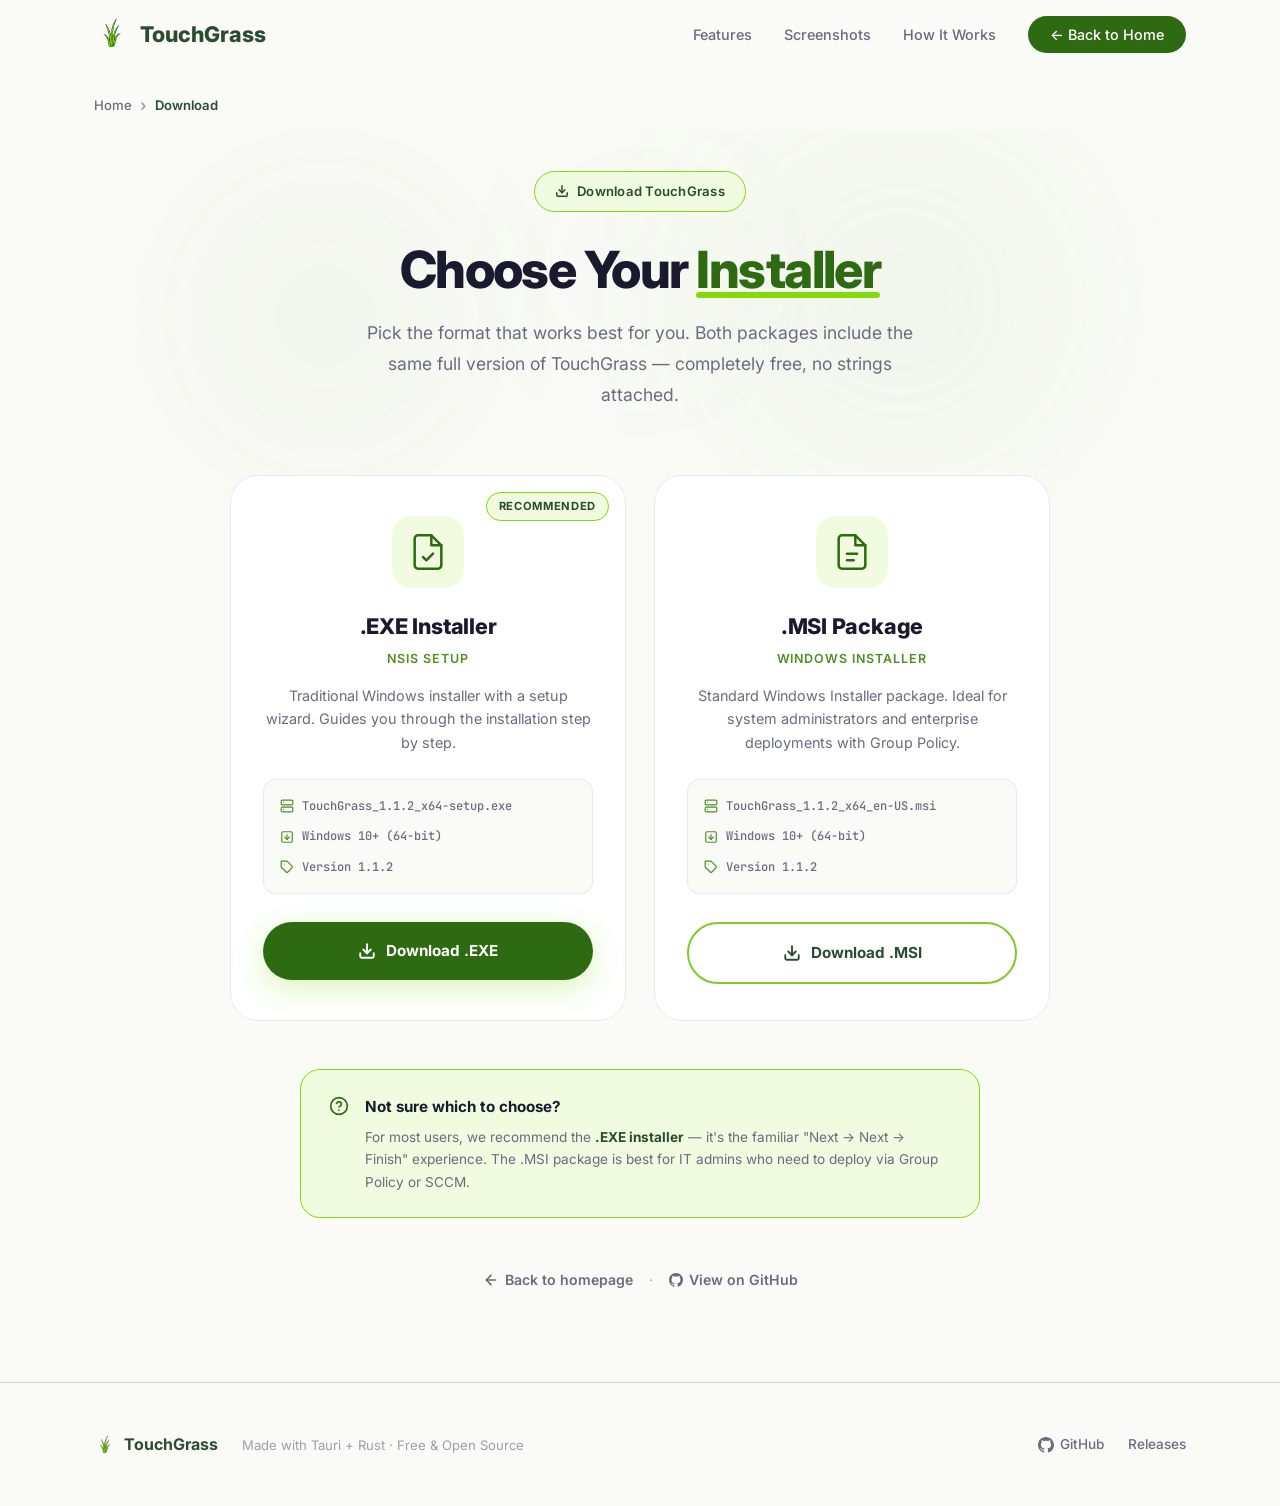
<file: download.html>
<!DOCTYPE html>
<html lang="en">
<head>
  <!-- ===== Core Meta ===== -->
  <meta charset="UTF-8">
  <meta name="viewport" content="width=device-width, initial-scale=1.0">
  <title>Download TouchGrass — Free Screen Time Tracker for Windows</title>
  <meta name="description" content="Download TouchGrass for Windows — a free, open-source screen time tracker. Choose between the NSIS (.exe) installer or the MSI (.msi) package.">
  <meta name="keywords" content="TouchGrass download, Windows installer, exe download, msi download, screen time tracker download, digital wellbeing app">
  <meta name="author" content="TouchGrass">
  <meta name="theme-color" content="#7CD106">
  <meta name="robots" content="index, follow">

  <!-- ===== Canonical ===== -->
  <link rel="canonical" href="https://pranayy1.github.io/touchgrass-site/download.html">

  <!-- ===== Preconnect (Google Fonts) ===== -->
  <link rel="preconnect" href="https://fonts.googleapis.com">
  <link rel="preconnect" href="https://fonts.gstatic.com" crossorigin>

  <!-- ===== Favicon ===== -->
  <link rel="icon" type="image/png" href="assets/icon.png">
  <link rel="apple-touch-icon" href="assets/icon.png">

  <!-- ===== Open Graph ===== -->
  <meta property="og:type" content="website">
  <meta property="og:locale" content="en_US">
  <meta property="og:title" content="Download TouchGrass — Free Screen Time Tracker for Windows">
  <meta property="og:description" content="Download TouchGrass for Windows. Choose between the NSIS (.exe) installer or the MSI (.msi) package — both free and open source.">
  <meta property="og:image" content="https://pranayy1.github.io/touchgrass-site/assets/og-image.png">
  <meta property="og:url" content="https://pranayy1.github.io/touchgrass-site/download.html">
  <meta property="og:site_name" content="TouchGrass">

  <!-- ===== Twitter Card ===== -->
  <meta name="twitter:card" content="summary_large_image">
  <meta name="twitter:title" content="Download TouchGrass — Free Screen Time Tracker for Windows">
  <meta name="twitter:description" content="Download TouchGrass for Windows. Choose between the NSIS (.exe) or MSI (.msi) installer — free and open source.">
  <meta name="twitter:image" content="https://pranayy1.github.io/touchgrass-site/assets/og-image.png">

  <!-- ===== Font Preload ===== -->
  <link rel="preload" as="style" href="https://fonts.googleapis.com/css2?family=Inter:wght@400;500;600;700;800&family=JetBrains+Mono:wght@500&display=swap">
  <link href="https://fonts.googleapis.com/css2?family=Inter:wght@400;500;600;700;800&family=JetBrains+Mono:wght@500&display=swap" rel="stylesheet" media="print" onload="this.media='all'">
  <noscript><link href="https://fonts.googleapis.com/css2?family=Inter:wght@400;500;600;700;800&family=JetBrains+Mono:wght@500&display=swap" rel="stylesheet"></noscript>

  <!-- ===== Stylesheets (render-blocking for no FOUC) ===== -->
  <link rel="stylesheet" href="styles/main.css">
  <link rel="stylesheet" href="styles/download.css">

  <!-- ===== Critical CSS ===== -->
  <style>body.loading{opacity:0}body.loaded{opacity:1;transition:opacity .6s ease}</style>

  <!-- ===== JSON-LD Structured Data ===== -->
  <script type="application/ld+json">
  {
    "@context": "https://schema.org",
    "@type": "SoftwareApplication",
    "name": "TouchGrass",
    "operatingSystem": "Windows 10+",
    "applicationCategory": "UtilitiesApplication",
    "applicationSubCategory": "Digital Wellbeing",
    "description": "A free, open-source screen time tracker that helps you build healthier digital habits.",
    "url": "https://pranayy1.github.io/touchgrass-site/download.html",
    "downloadUrl": "https://pranayy1.github.io/touchgrass-site/assets/setups/nsis/TouchGrass_1.1.2_x64-setup.exe",
    "softwareVersion": "1.1.2",
    "fileSize": "5MB",
    "offers": {
      "@type": "Offer",
      "price": "0",
      "priceCurrency": "USD"
    },
    "author": {
      "@type": "Organization",
      "name": "TouchGrass",
      "url": "https://pranayy1.github.io/touchgrass-site"
    },
    "license": "https://github.com/Pranayy1/TouchGrass/blob/main/LICENSE"
  }
  </script>

  <!-- ===== BreadcrumbList Structured Data ===== -->
  <script type="application/ld+json">
  {
    "@context": "https://schema.org",
    "@type": "BreadcrumbList",
    "itemListElement": [
      {
        "@type": "ListItem",
        "position": 1,
        "name": "Home",
        "item": "https://pranayy1.github.io/touchgrass-site/"
      },
      {
        "@type": "ListItem",
        "position": 2,
        "name": "Download",
        "item": "https://pranayy1.github.io/touchgrass-site/download.html"
      }
    ]
  }
  </script>
</head>
<body class="loading">

  <!-- ===== HEADER ===== -->
  <header class="site-header" id="site-header">
    <div class="container">
      <nav class="nav-inner" aria-label="Main navigation">
        <a href="index.html" class="logo" aria-label="TouchGrass Home">
          <img src="assets/icon.png" alt="TouchGrass logo" class="logo-icon-img" width="36" height="36">
          TouchGrass
        </a>

        <ul class="nav-links" id="nav-links">
          <li><a href="index.html#features">Features</a></li>
          <li><a href="index.html#screenshots">Screenshots</a></li>
          <li><a href="index.html#how-it-works">How It Works</a></li>
          <li><a href="index.html" class="nav-cta">← Back to Home</a></li>
        </ul>

        <button class="nav-toggle" id="nav-toggle" aria-label="Toggle navigation menu" aria-expanded="false">
          <span></span><span></span><span></span>
        </button>
      </nav>
    </div>
  </header>

  <!-- ===== Breadcrumb ===== -->
  <nav class="breadcrumb" aria-label="Breadcrumb">
    <div class="container">
      <ol class="breadcrumb-list">
        <li><a href="index.html">Home</a></li>
        <li aria-current="page">Download</li>
      </ol>
    </div>
  </nav>

  <main id="main-content">
    <!-- ===== DOWNLOAD HERO ===== -->
    <section class="dl-hero" id="dl-hero" aria-labelledby="dl-hero-heading">
      <div class="container">
        <div class="dl-hero-content">
          <!-- Animated background orbs -->
          <div class="dl-orb dl-orb-1" aria-hidden="true"></div>
          <div class="dl-orb dl-orb-2" aria-hidden="true"></div>
          <div class="dl-orb dl-orb-3" aria-hidden="true"></div>

          <div class="dl-badge">
            <svg width="14" height="14" viewBox="0 0 24 24" fill="none" stroke="currentColor" stroke-width="2.5" stroke-linecap="round" stroke-linejoin="round" aria-hidden="true"><path d="M21 15v4a2 2 0 0 1-2 2H5a2 2 0 0 1-2-2v-4"/><polyline points="7 10 12 15 17 10"/><line x1="12" y1="15" x2="12" y2="3"/></svg>
            Download TouchGrass
          </div>

          <h1 id="dl-hero-heading">Choose Your <span class="accent">Installer</span></h1>
          <p class="dl-subtitle">
            Pick the format that works best for you. Both packages include the same full version of TouchGrass — completely free, no strings attached.
          </p>
        </div>

        <!-- ===== INSTALLER CARDS ===== -->
        <div class="dl-cards" role="list">

          <!-- EXE Card -->
          <article class="dl-card" id="dl-card-exe" role="listitem">
            <div class="dl-card-badge dl-card-badge--recommended">Recommended</div>
            <div class="dl-card-icon" aria-hidden="true">
              <svg width="40" height="40" viewBox="0 0 24 24" fill="none" stroke="currentColor" stroke-width="1.5" stroke-linecap="round" stroke-linejoin="round">
                <path d="M14 2H6a2 2 0 0 0-2 2v16a2 2 0 0 0 2 2h12a2 2 0 0 0 2-2V8z"/>
                <polyline points="14 2 14 8 20 8"/>
                <path d="M9 15l2 2 4-4"/>
              </svg>
            </div>
            <h2 class="dl-card-title">.EXE Installer</h2>
            <p class="dl-card-format">NSIS Setup</p>
            <p class="dl-card-desc">
              Traditional Windows installer with a setup wizard. Guides you through the installation step by step.
            </p>

            <dl class="dl-card-details">
              <div class="dl-card-detail">
                <dt class="sr-only">Filename</dt>
                <dd>
                  <svg width="14" height="14" viewBox="0 0 24 24" fill="none" stroke="currentColor" stroke-width="2" stroke-linecap="round" stroke-linejoin="round" aria-hidden="true"><rect x="2" y="2" width="20" height="8" rx="2"/><rect x="2" y="14" width="20" height="8" rx="2"/><line x1="6" y1="6" x2="6.01" y2="6"/><line x1="6" y1="18" x2="6.01" y2="18"/></svg>
                  <span>TouchGrass_1.1.2_x64-setup.exe</span>
                </dd>
              </div>
              <div class="dl-card-detail">
                <dt class="sr-only">Platform</dt>
                <dd>
                  <svg width="14" height="14" viewBox="0 0 24 24" fill="none" stroke="currentColor" stroke-width="2" stroke-linecap="round" stroke-linejoin="round" aria-hidden="true"><rect x="3" y="3" width="18" height="18" rx="2"/><polyline points="8 12 12 16 16 12"/><line x1="12" y1="8" x2="12" y2="16"/></svg>
                  <span>Windows 10+ (64-bit)</span>
                </dd>
              </div>
              <div class="dl-card-detail">
                <dt class="sr-only">Version</dt>
                <dd>
                  <svg width="14" height="14" viewBox="0 0 24 24" fill="none" stroke="currentColor" stroke-width="2" stroke-linecap="round" stroke-linejoin="round" aria-hidden="true"><path d="M20.59 13.41l-7.17 7.17a2 2 0 0 1-2.83 0L2 12V2h10l8.59 8.59a2 2 0 0 1 0 2.82z"/><line x1="7" y1="7" x2="7.01" y2="7"/></svg>
                  <span>Version 1.1.2</span>
                </dd>
              </div>
            </dl>

            <a href="assets/setups/nsis/TouchGrass_1.1.2_x64-setup.exe" class="dl-card-btn dl-card-btn--primary" id="download-exe-btn" download aria-label="Download TouchGrass EXE installer">
              <svg width="18" height="18" viewBox="0 0 24 24" fill="none" stroke="currentColor" stroke-width="2.5" stroke-linecap="round" stroke-linejoin="round" aria-hidden="true"><path d="M21 15v4a2 2 0 0 1-2 2H5a2 2 0 0 1-2-2v-4"/><polyline points="7 10 12 15 17 10"/><line x1="12" y1="15" x2="12" y2="3"/></svg>
              Download .EXE
            </a>
          </article>

          <!-- MSI Card -->
          <article class="dl-card" id="dl-card-msi" role="listitem">
            <div class="dl-card-icon" aria-hidden="true">
              <svg width="40" height="40" viewBox="0 0 24 24" fill="none" stroke="currentColor" stroke-width="1.5" stroke-linecap="round" stroke-linejoin="round">
                <path d="M14 2H6a2 2 0 0 0-2 2v16a2 2 0 0 0 2 2h12a2 2 0 0 0 2-2V8z"/>
                <polyline points="14 2 14 8 20 8"/>
                <line x1="9" y1="13" x2="15" y2="13"/>
                <line x1="9" y1="17" x2="13" y2="17"/>
              </svg>
            </div>
            <h2 class="dl-card-title">.MSI Package</h2>
            <p class="dl-card-format">Windows Installer</p>
            <p class="dl-card-desc">
              Standard Windows Installer package. Ideal for system administrators and enterprise deployments with Group Policy.
            </p>

            <dl class="dl-card-details">
              <div class="dl-card-detail">
                <dt class="sr-only">Filename</dt>
                <dd>
                  <svg width="14" height="14" viewBox="0 0 24 24" fill="none" stroke="currentColor" stroke-width="2" stroke-linecap="round" stroke-linejoin="round" aria-hidden="true"><rect x="2" y="2" width="20" height="8" rx="2"/><rect x="2" y="14" width="20" height="8" rx="2"/><line x1="6" y1="6" x2="6.01" y2="6"/><line x1="6" y1="18" x2="6.01" y2="18"/></svg>
                  <span>TouchGrass_1.1.2_x64_en-US.msi</span>
                </dd>
              </div>
              <div class="dl-card-detail">
                <dt class="sr-only">Platform</dt>
                <dd>
                  <svg width="14" height="14" viewBox="0 0 24 24" fill="none" stroke="currentColor" stroke-width="2" stroke-linecap="round" stroke-linejoin="round" aria-hidden="true"><rect x="3" y="3" width="18" height="18" rx="2"/><polyline points="8 12 12 16 16 12"/><line x1="12" y1="8" x2="12" y2="16"/></svg>
                  <span>Windows 10+ (64-bit)</span>
                </dd>
              </div>
              <div class="dl-card-detail">
                <dt class="sr-only">Version</dt>
                <dd>
                  <svg width="14" height="14" viewBox="0 0 24 24" fill="none" stroke="currentColor" stroke-width="2" stroke-linecap="round" stroke-linejoin="round" aria-hidden="true"><path d="M20.59 13.41l-7.17 7.17a2 2 0 0 1-2.83 0L2 12V2h10l8.59 8.59a2 2 0 0 1 0 2.82z"/><line x1="7" y1="7" x2="7.01" y2="7"/></svg>
                  <span>Version 1.1.2</span>
                </dd>
              </div>
            </dl>

            <a href="assets/setups/msi/TouchGrass_1.1.2_x64_en-US.msi" class="dl-card-btn dl-card-btn--secondary" id="download-msi-btn" download aria-label="Download TouchGrass MSI package">
              <svg width="18" height="18" viewBox="0 0 24 24" fill="none" stroke="currentColor" stroke-width="2.5" stroke-linecap="round" stroke-linejoin="round" aria-hidden="true"><path d="M21 15v4a2 2 0 0 1-2 2H5a2 2 0 0 1-2-2v-4"/><polyline points="7 10 12 15 17 10"/><line x1="12" y1="15" x2="12" y2="3"/></svg>
              Download .MSI
            </a>
          </article>

        </div>

        <!-- ===== HELP SECTION ===== -->
        <aside class="dl-help" aria-label="Installation help">
          <div class="dl-help-card">
            <svg width="20" height="20" viewBox="0 0 24 24" fill="none" stroke="currentColor" stroke-width="2" stroke-linecap="round" stroke-linejoin="round" aria-hidden="true"><circle cx="12" cy="12" r="10"/><path d="M9.09 9a3 3 0 0 1 5.83 1c0 2-3 3-3 3"/><line x1="12" y1="17" x2="12.01" y2="17"/></svg>
            <div>
              <h2 class="dl-help-title">Not sure which to choose?</h2>
              <p>For most users, we recommend the <strong>.EXE installer</strong> — it's the familiar "Next → Next → Finish" experience. The .MSI package is best for IT admins who need to deploy via Group Policy or SCCM.</p>
            </div>
          </div>
        </aside>

        <!-- ===== BACK LINK ===== -->
        <nav class="dl-back" aria-label="Page navigation">
          <a href="index.html" class="dl-back-link" id="back-home-btn">
            <svg width="16" height="16" viewBox="0 0 24 24" fill="none" stroke="currentColor" stroke-width="2.5" stroke-linecap="round" stroke-linejoin="round" aria-hidden="true"><line x1="19" y1="12" x2="5" y2="12"/><polyline points="12 19 5 12 12 5"/></svg>
            Back to homepage
          </a>
          <span class="dl-back-divider" aria-hidden="true">·</span>
          <a href="https://github.com/Pranayy1/TouchGrass" class="dl-back-link" target="_blank" rel="noopener noreferrer">
            <svg width="14" height="14" viewBox="0 0 24 24" fill="currentColor" aria-hidden="true"><path d="M12 0c-6.626 0-12 5.373-12 12 0 5.302 3.438 9.8 8.207 11.387.599.111.793-.261.793-.577v-2.234c-3.338.726-4.033-1.416-4.033-1.416-.546-1.387-1.333-1.756-1.333-1.756-1.089-.745.083-.729.083-.729 1.205.084 1.839 1.237 1.839 1.237 1.07 1.834 2.807 1.304 3.492.997.107-.775.418-1.305.762-1.604-2.665-.305-5.467-1.334-5.467-5.931 0-1.311.469-2.381 1.236-3.221-.124-.303-.535-1.524.117-3.176 0 0 1.008-.322 3.301 1.23.957-.266 1.983-.399 3.003-.404 1.02.005 2.047.138 3.006.404 2.291-1.552 3.297-1.23 3.297-1.23.653 1.653.242 2.874.118 3.176.77.84 1.235 1.911 1.235 3.221 0 4.609-2.807 5.624-5.479 5.921.43.372.823 1.102.823 2.222v3.293c0 .319.192.694.801.576 4.765-1.589 8.199-6.086 8.199-11.386 0-6.627-5.373-12-12-12z"/></svg>
            View on GitHub
          </a>
        </nav>

      </div>
    </section>
  </main>

  <!-- ===== FOOTER ===== -->
  <footer class="site-footer">
    <div class="container">
      <div class="footer-inner">
        <div class="footer-left">
          <div class="footer-brand"><img src="assets/icon.png" alt="" width="22" height="22"> TouchGrass</div>
          <span class="footer-text">Made with Tauri + Rust · Free & Open Source</span>
        </div>
        <nav class="footer-links" aria-label="Footer navigation">
          <a href="https://github.com/Pranayy1/TouchGrass" target="_blank" rel="noopener noreferrer">
            <svg width="16" height="16" viewBox="0 0 24 24" fill="currentColor" aria-hidden="true"><path d="M12 0c-6.626 0-12 5.373-12 12 0 5.302 3.438 9.8 8.207 11.387.599.111.793-.261.793-.577v-2.234c-3.338.726-4.033-1.416-4.033-1.416-.546-1.387-1.333-1.756-1.333-1.756-1.089-.745.083-.729.083-.729 1.205.084 1.839 1.237 1.839 1.237 1.07 1.834 2.807 1.304 3.492.997.107-.775.418-1.305.762-1.604-2.665-.305-5.467-1.334-5.467-5.931 0-1.311.469-2.381 1.236-3.221-.124-.303-.535-1.524.117-3.176 0 0 1.008-.322 3.301 1.23.957-.266 1.983-.399 3.003-.404 1.02.005 2.047.138 3.006.404 2.291-1.552 3.297-1.23 3.297-1.23.653 1.653.242 2.874.118 3.176.77.84 1.235 1.911 1.235 3.221 0 4.609-2.807 5.624-5.479 5.921.43.372.823 1.102.823 2.222v3.293c0 .319.192.694.801.576 4.765-1.589 8.199-6.086 8.199-11.386 0-6.627-5.373-12-12-12z"/></svg>
            GitHub
          </a>
          <a href="https://github.com/Pranayy1/TouchGrass/releases/latest">
            Releases
          </a>
        </nav>
      </div>
    </div>
  </footer>

  <script src="scripts/main.js" defer></script>
  <script src="scripts/download.js" defer></script>
</body>
</html>
</file>
<file: styles/main.css>
/* ========================================
   TouchGrass Landing Page — Design System
   ======================================== */

/* --- Google Fonts loaded via <link> in HTML head with preconnect --- */

/* --- CSS Custom Properties --- */
:root {
  /* TouchGrass Greens — from brand palette */
  --green-900: #1a3d12;
  --green-800: #22571a;
  --green-700: #294c32;
  --green-600: #2e6a12;
  --green-500: #4f8f23;
  --green-400: #74b836;
  --green-300: #7fca28;
  --green-200: #83d909;
  --green-100: #b8ea7a;
  --green-50:  #f0fbe0;

  /* Neutrals */
  --charcoal: #1a1a2e;
  --dark: #232336;
  --gray-800: #3a3a4e;
  --gray-600: #6b6b80;
  --gray-400: #9e9eb0;
  --gray-200: #d1d1dc;
  --gray-100: #e8e8ef;
  --off-white: #f5f5f0;
  --cream: #fafaf6;
  --white: #ffffff;

  /* Accents */
  --amber: #d4a04a;
  --amber-light: #f0d48a;

  /* Functional */
  --bg-primary: var(--cream);
  --bg-section-alt: var(--off-white);
  --text-primary: var(--charcoal);
  --text-secondary: var(--gray-600);
  --text-muted: var(--gray-400);
  --border-color: var(--gray-200);

  /* Typography */
  --font-sans: 'Inter', -apple-system, BlinkMacSystemFont, 'Segoe UI', sans-serif;
  --font-mono: 'JetBrains Mono', 'Cascadia Code', monospace;

  /* Spacing */
  --section-padding: 120px 0;
  --container-max: 1140px;
  --container-padding: 0 24px;

  /* Radius */
  --radius-sm: 8px;
  --radius-md: 12px;
  --radius-lg: 20px;
  --radius-xl: 28px;
  --radius-full: 9999px;

  /* Shadows */
  --shadow-sm: 0 1px 3px rgba(26,26,46,0.06);
  --shadow-md: 0 4px 16px rgba(26,26,46,0.08);
  --shadow-lg: 0 8px 32px rgba(26,26,46,0.10);
  --shadow-xl: 0 16px 48px rgba(26,26,46,0.12);
  --shadow-green: 0 8px 32px rgba(131,217,9,0.28);

  /* Transitions */
  --ease-out: cubic-bezier(0.16, 1, 0.3, 1);
  --transition-fast: 0.2s var(--ease-out);
  --transition-base: 0.35s var(--ease-out);
  --transition-slow: 0.6s var(--ease-out);
}

/* --- Reset & Base --- */
*,*::before,*::after { margin:0; padding:0; box-sizing:border-box; }

html {
  scroll-behavior: smooth;
  -webkit-font-smoothing: antialiased;
  -moz-osx-font-smoothing: grayscale;
  font-size: 16px;
}

body {
  font-family: var(--font-sans);
  color: var(--text-primary);
  background: var(--bg-primary);
  line-height: 1.7;
  overflow-x: hidden;
}

img { max-width:100%; display:block; }
a { text-decoration:none; color:inherit; }
button { border:none; cursor:pointer; font-family:inherit; }

/* --- Utility --- */
.container {
  max-width: var(--container-max);
  margin: 0 auto;
  padding: var(--container-padding);
}

.sr-only {
  position:absolute; width:1px; height:1px;
  padding:0; margin:-1px; overflow:hidden;
  clip:rect(0,0,0,0); border:0;
}

/* --- Reveal Animation --- */
.reveal {
  opacity: 0;
  transform: translateY(32px);
  transition: opacity 0.7s var(--ease-out), transform 0.7s var(--ease-out);
}
.reveal.visible {
  opacity: 1;
  transform: translateY(0);
}
.reveal-delay-1 { transition-delay: 0.1s; }
.reveal-delay-2 { transition-delay: 0.2s; }
.reveal-delay-3 { transition-delay: 0.3s; }
.reveal-delay-4 { transition-delay: 0.4s; }

/* --- Page Load Fade --- */
body.loading { opacity: 0; }
body.loaded {
  opacity: 1;
  transition: opacity 0.6s ease;
}

/* ========================================
   HEADER / NAV
   ======================================== */
.site-header {
  position: fixed;
  top: 0; left: 0; right: 0;
  z-index: 100;
  padding: 16px 0;
  transition: background var(--transition-base), box-shadow var(--transition-base), padding var(--transition-base);
}
.site-header.scrolled {
  background: rgba(250,248,244,0.92);
  backdrop-filter: blur(16px);
  -webkit-backdrop-filter: blur(16px);
  box-shadow: var(--shadow-sm);
  padding: 10px 0;
}

.nav-inner {
  display: flex;
  align-items: center;
  justify-content: space-between;
}

.logo {
  display: flex;
  align-items: center;
  gap: 10px;
  font-weight: 800;
  font-size: 1.35rem;
  color: var(--green-700);
}
.logo-icon-img {
  width: 36px; height: 36px;
  border-radius: var(--radius-sm);
  object-fit: contain;
}

.nav-links {
  display: flex;
  align-items: center;
  gap: 32px;
  list-style: none;
}
.nav-links a {
  font-size: 0.9rem;
  font-weight: 500;
  color: var(--text-secondary);
  transition: color var(--transition-fast);
  position: relative;
}
.nav-links a::after {
  content:'';
  position:absolute;
  bottom:-4px; left:0;
  width:0; height:2px;
  background: var(--green-500);
  transition: width var(--transition-base);
  border-radius: 2px;
}
.nav-links a:hover { color: var(--green-700); }
.nav-links a:hover::after { width:100%; }

.nav-cta {
  background: var(--green-600);
  color: white !important;
  padding: 10px 22px;
  border-radius: var(--radius-full);
  font-weight: 600;
  font-size: 0.875rem;
  transition: background var(--transition-fast), transform var(--transition-fast), box-shadow var(--transition-fast);
}
.nav-cta::after { display:none !important; }
.nav-cta:hover {
  background: var(--green-700);
  transform: translateY(-1px);
  box-shadow: var(--shadow-green);
}

/* Mobile nav toggle */
.nav-toggle {
  display: none;
  flex-direction: column;
  gap: 5px;
  background: none;
  padding: 4px;
}
.nav-toggle span {
  width: 24px; height: 2px;
  background: var(--charcoal);
  border-radius: 2px;
  transition: var(--transition-fast);
}

/* ========================================
   HERO
   ======================================== */
.hero {
  padding: 160px 0 100px;
  position: relative;
  overflow: hidden;
}
.hero::before {
  content: '';
  position: absolute;
  top: -200px; right: -200px;
  width: 600px; height: 600px;
  background: radial-gradient(circle, rgba(123,201,111,0.12) 0%, transparent 70%);
  border-radius: 50%;
  pointer-events: none;
}
.hero::after {
  content: '';
  position: absolute;
  bottom: -100px; left: -150px;
  width: 400px; height: 400px;
  background: radial-gradient(circle, rgba(74,140,63,0.08) 0%, transparent 70%);
  border-radius: 50%;
  pointer-events: none;
}

.hero-inner {
  display: grid;
  grid-template-columns: 1fr 1fr;
  gap: 64px;
  align-items: center;
}

.hero-badge {
  display: inline-flex;
  align-items: center;
  gap: 8px;
  background: var(--green-50);
  border: 1px solid var(--green-200);
  color: var(--green-700);
  padding: 6px 16px;
  border-radius: var(--radius-full);
  font-size: 0.8rem;
  font-weight: 600;
  margin-bottom: 24px;
  letter-spacing: 0.02em;
}
.hero-badge svg { flex-shrink: 0; }

.hero h1 {
  font-size: clamp(2.4rem, 5vw, 3.5rem);
  font-weight: 800;
  line-height: 1.12;
  color: var(--charcoal);
  margin-bottom: 20px;
  letter-spacing: -0.03em;
}
.hero h1 .accent {
  color: var(--green-600);
  position: relative;
}
.hero h1 .accent::after {
  content: '';
  position: absolute;
  bottom: 2px; left: 0; right: 0;
  height: 6px;
  background: var(--green-200);
  border-radius: 3px;
  z-index: -1;
}

.hero-subtitle {
  font-size: 1.15rem;
  color: var(--text-secondary);
  line-height: 1.75;
  margin-bottom: 36px;
  max-width: 520px;
}

.hero-actions {
  display: flex;
  align-items: center;
  gap: 16px;
  flex-wrap: wrap;
}

.btn-primary {
  display: inline-flex;
  align-items: center;
  gap: 10px;
  background: var(--green-600);
  color: white;
  padding: 16px 32px;
  border-radius: var(--radius-full);
  font-weight: 700;
  font-size: 1rem;
  transition: background var(--transition-fast), transform var(--transition-fast), box-shadow var(--transition-fast);
  box-shadow: var(--shadow-green);
}
.btn-primary:hover {
  background: var(--green-700);
  transform: translateY(-2px);
  box-shadow: 0 12px 40px rgba(74,140,63,0.35);
}
.btn-primary svg { flex-shrink:0; }

.btn-secondary {
  display: inline-flex;
  align-items: center;
  gap: 8px;
  background: transparent;
  color: var(--text-secondary);
  padding: 16px 24px;
  border-radius: var(--radius-full);
  font-weight: 600;
  font-size: 0.95rem;
  border: 1.5px solid var(--border-color);
  transition: border-color var(--transition-fast), color var(--transition-fast), background var(--transition-fast);
}
.btn-secondary:hover {
  border-color: var(--green-400);
  color: var(--green-700);
  background: var(--green-50);
}

.hero-image {
  display: flex;
  justify-content: center;
  position: relative;
}
.hero-image img {
  width: 100%;
  max-width: 520px;
  border-radius: var(--radius-lg);
  filter: drop-shadow(0 20px 60px rgba(26,26,46,0.10));
}

.hero-stats {
  display: flex;
  gap: 40px;
  margin-top: 48px;
  padding-top: 32px;
  border-top: 1px solid var(--border-color);
}
.hero-stat-value {
  font-size: 1.5rem;
  font-weight: 800;
  color: var(--green-700);
}
.hero-stat-label {
  font-size: 0.8rem;
  color: var(--text-muted);
  margin-top: 2px;
  font-weight: 500;
}

/* ========================================
   FEATURES
   ======================================== */
.features {
  padding: var(--section-padding);
  background: var(--bg-section-alt);
}

.section-header {
  text-align: center;
  margin-bottom: 64px;
}
.section-label {
  display: inline-flex;
  align-items: center;
  gap: 6px;
  font-size: 0.8rem;
  font-weight: 700;
  text-transform: uppercase;
  letter-spacing: 0.1em;
  color: var(--green-600);
  margin-bottom: 16px;
}
.section-title {
  font-size: clamp(1.8rem, 3.5vw, 2.5rem);
  font-weight: 800;
  color: var(--charcoal);
  letter-spacing: -0.02em;
  margin-bottom: 16px;
}
.section-desc {
  font-size: 1.05rem;
  color: var(--text-secondary);
  max-width: 560px;
  margin: 0 auto;
}

.features-grid {
  display: grid;
  grid-template-columns: repeat(4, 1fr);
  gap: 24px;
}

.feature-card {
  background: var(--white);
  border-radius: var(--radius-lg);
  padding: 36px 28px;
  border: 1px solid var(--gray-100);
  transition: transform var(--transition-base), box-shadow var(--transition-base), border-color var(--transition-base);
  position: relative;
  overflow: hidden;
}
.feature-card::before {
  content: '';
  position: absolute;
  top: 0; left: 0; right: 0;
  height: 3px;
  background: linear-gradient(90deg, var(--green-400), var(--green-300));
  opacity: 0;
  transition: opacity var(--transition-base);
}
.feature-card:hover {
  transform: translateY(-6px);
  box-shadow: var(--shadow-lg);
  border-color: var(--green-100);
}
.feature-card:hover::before { opacity: 1; }

.feature-icon {
  width: 56px; height: 56px;
  border-radius: var(--radius-md);
  display: flex;
  align-items: center;
  justify-content: center;
  margin-bottom: 20px;
  font-size: 1.5rem;
}
.feature-icon.green { background: var(--green-50); color: var(--green-600); }
.feature-icon.amber { background: #fef7e6; color: var(--amber); }
.feature-icon.teal  { background: #e6f7f5; color: #2a9d8f; }
.feature-icon.blue  { background: #e8f0fe; color: #4a7fd4; }

.feature-card h3 {
  font-size: 1.1rem;
  font-weight: 700;
  margin-bottom: 10px;
  color: var(--charcoal);
}
.feature-card p {
  font-size: 0.9rem;
  color: var(--text-secondary);
  line-height: 1.65;
}

/* ========================================
   SCREENSHOTS
   ======================================== */
.screenshots {
  padding: var(--section-padding);
}

/* --- Carousel Container --- */
.screenshots-carousel {
  position: relative;
}

.screenshots-track {
  display: grid;
  grid-template-columns: repeat(3, 1fr);
  gap: 28px;
}

/* --- Single Screenshot Item --- */
.screenshot-item {
  margin: 0;
  text-align: center;
}

.screenshot-frame {
  position: relative;
  border-radius: var(--radius-lg);
  overflow: hidden;
  background: var(--white);
  cursor: pointer;
  box-shadow:
    0 4px 16px rgba(26,26,46,0.08),
    0 12px 40px rgba(26,26,46,0.06);
  transition: transform var(--transition-base), box-shadow var(--transition-base);
}

.screenshot-frame:hover {
  transform: translateY(-6px) scale(1.01);
  box-shadow:
    0 8px 28px rgba(26,26,46,0.10),
    0 20px 60px rgba(26,26,46,0.08);
}

.screenshot-frame::after {
  content: '';
  position: absolute;
  inset: 0;
  background: rgba(26,26,46,0);
  transition: background var(--transition-fast);
  pointer-events: none;
  border-radius: var(--radius-lg);
}
.screenshot-frame:hover::after {
  background: rgba(26,26,46,0.04);
}

.screenshot-frame img {
  width: 100%;
  height: auto;
  display: block;
  border-radius: var(--radius-lg);
}

.screenshot-item figcaption {
  margin-top: 16px;
  font-size: 0.9rem;
  font-weight: 700;
  color: var(--charcoal);
  letter-spacing: 0.01em;
}

.screenshot-desc {
  font-size: 0.82rem;
  color: var(--text-secondary);
  line-height: 1.55;
  margin-top: 6px;
}

/* ========================================
   HOW IT WORKS
   ======================================== */
.how-it-works {
  padding: var(--section-padding);
  background: var(--bg-section-alt);
}

.steps-grid {
  display: grid;
  grid-template-columns: repeat(3, 1fr);
  gap: 32px;
  position: relative;
}
.steps-grid::before {
  content: '';
  position: absolute;
  top: 44px;
  left: calc(16.66% + 32px);
  right: calc(16.66% + 32px);
  height: 2px;
  background: linear-gradient(90deg, var(--green-200), var(--green-400), var(--green-200));
  z-index: 0;
}

.step-card {
  text-align: center;
  position: relative;
  z-index: 1;
}
.step-number {
  width: 56px; height: 56px;
  border-radius: 50%;
  background: var(--white);
  border: 2px solid var(--green-400);
  display: flex;
  align-items: center;
  justify-content: center;
  margin: 0 auto 24px;
  font-weight: 800;
  font-size: 1.2rem;
  color: var(--green-600);
  transition: background var(--transition-base), color var(--transition-base);
}
.step-card:hover .step-number {
  background: var(--green-500);
  color: white;
}
.step-card h3 {
  font-size: 1.15rem;
  font-weight: 700;
  margin-bottom: 8px;
  color: var(--charcoal);
}
.step-card p {
  font-size: 0.9rem;
  color: var(--text-secondary);
  max-width: 280px;
  margin: 0 auto;
}

/* ========================================
   DOWNLOAD
   ======================================== */
.download {
  padding: var(--section-padding);
  position: relative;
}

.download-card {
  background: linear-gradient(135deg, var(--green-800), var(--green-900));
  border-radius: var(--radius-xl);
  padding: 72px 48px;
  text-align: center;
  color: white;
  position: relative;
  overflow: hidden;
}
.download-card::before {
  content: '';
  position: absolute;
  top: -50%; left: -50%;
  width: 200%; height: 200%;
  background: radial-gradient(circle at 30% 40%, rgba(123,201,111,0.15) 0%, transparent 50%),
              radial-gradient(circle at 70% 80%, rgba(93,166,81,0.1) 0%, transparent 40%);
  pointer-events: none;
}

.download-card h2 {
  font-size: clamp(1.8rem, 3.5vw, 2.5rem);
  font-weight: 800;
  margin-bottom: 16px;
  position: relative;
  letter-spacing: -0.02em;
}
.download-card > p {
  font-size: 1.05rem;
  color: rgba(255,255,255,0.75);
  margin-bottom: 40px;
  max-width: 480px;
  margin-left: auto;
  margin-right: auto;
  position: relative;
}

.download-meta {
  display: flex;
  justify-content: center;
  gap: 32px;
  margin-bottom: 36px;
  position: relative;
}
.download-meta-item {
  display: flex;
  align-items: center;
  gap: 6px;
  font-size: 0.85rem;
  color: rgba(255,255,255,0.6);
  font-weight: 500;
}
.download-meta-item span {
  color: rgba(255,255,255,0.9);
  font-weight: 600;
}

.btn-download {
  display: inline-flex;
  align-items: center;
  gap: 10px;
  background: var(--green-400);
  color: var(--green-900);
  padding: 18px 40px;
  border-radius: var(--radius-full);
  font-weight: 800;
  font-size: 1.05rem;
  transition: background var(--transition-fast), transform var(--transition-fast), box-shadow var(--transition-fast);
  position: relative;
}
.btn-download:hover {
  background: var(--green-300);
  transform: translateY(-2px);
  box-shadow: 0 12px 40px rgba(123,201,111,0.3);
}

.download-sublink {
  display: block;
  margin-top: 20px;
  font-size: 0.85rem;
  color: rgba(255,255,255,0.5);
  position: relative;
}
.download-sublink a {
  color: rgba(255,255,255,0.7);
  text-decoration: underline;
  text-underline-offset: 3px;
  transition: color var(--transition-fast);
}
.download-sublink a:hover { color: white; }

/* ========================================
   FEEDBACK / BUG REPORT
   ======================================== */
.feedback {
  padding: 0 0 100px;
}

.feedback-card {
  display: flex;
  align-items: flex-start;
  gap: 24px;
  background: var(--white);
  border: 1px solid var(--border-color);
  border-radius: var(--radius-lg);
  padding: 36px 40px;
  box-shadow: var(--shadow-sm);
  transition: box-shadow var(--transition-base), border-color var(--transition-base);
}
.feedback-card:hover {
  box-shadow: var(--shadow-md);
  border-color: var(--green-100);
}

.feedback-icon {
  flex-shrink: 0;
  width: 52px; height: 52px;
  background: linear-gradient(135deg, var(--green-50), var(--green-100));
  border-radius: var(--radius-md);
  display: flex;
  align-items: center;
  justify-content: center;
  color: var(--green-600);
}

.feedback-body h2 {
  font-size: 1.15rem;
  font-weight: 700;
  color: var(--charcoal);
  margin-bottom: 8px;
}
.feedback-body p {
  font-size: 0.9rem;
  color: var(--text-secondary);
  line-height: 1.65;
  margin-bottom: 20px;
  max-width: 600px;
}

.feedback-actions {
  display: flex;
  gap: 12px;
  flex-wrap: wrap;
}

.btn-feedback {
  display: inline-flex;
  align-items: center;
  gap: 8px;
  padding: 10px 20px;
  border-radius: var(--radius-full);
  font-weight: 600;
  font-size: 0.85rem;
  transition: background var(--transition-fast), transform var(--transition-fast), box-shadow var(--transition-fast);
}
.btn-feedback:hover {
  transform: translateY(-1px);
}

.btn-feedback--bug {
  background: #fef2f2;
  color: #b91c1c;
  border: 1px solid #fecaca;
}
.btn-feedback--bug:hover {
  background: #fee2e2;
  box-shadow: 0 4px 12px rgba(185,28,28,0.12);
}

.btn-feedback--feature {
  background: var(--green-50);
  color: var(--green-700);
  border: 1px solid var(--green-100);
}
.btn-feedback--feature:hover {
  background: var(--green-100);
  box-shadow: 0 4px 12px rgba(79,143,35,0.12);
}

/* ========================================
   FOOTER
   ======================================== */
.site-footer {
  padding: 48px 0;
  border-top: 1px solid var(--border-color);
}
.footer-inner {
  display: flex;
  align-items: center;
  justify-content: space-between;
  flex-wrap: wrap;
  gap: 16px;
}
.footer-left {
  display: flex;
  align-items: center;
  gap: 24px;
}
.footer-brand {
  font-weight: 700;
  font-size: 1rem;
  color: var(--green-700);
  display: flex;
  align-items: center;
  gap: 8px;
}
.footer-text {
  font-size: 0.82rem;
  color: var(--text-muted);
}
.footer-links {
  display: flex;
  gap: 24px;
}
.footer-links a {
  display: flex;
  align-items: center;
  gap: 6px;
  font-size: 0.85rem;
  color: var(--text-secondary);
  font-weight: 500;
  transition: color var(--transition-fast);
}
.footer-links a:hover { color: var(--green-600); }

.footer-brand img {
  width: 22px;
  height: 22px;
  object-fit: contain;
}

/* ========================================
   LIGHTBOX
   ======================================== */
.lightbox {
  position: fixed;
  inset: 0;
  z-index: 1000;
  background: rgba(26,26,46,0.88);
  backdrop-filter: blur(12px);
  -webkit-backdrop-filter: blur(12px);
  display: flex;
  align-items: center;
  justify-content: center;
  opacity: 0;
  visibility: hidden;
  transition: opacity 0.3s ease, visibility 0.3s ease;
}
.lightbox[hidden] {
  display: flex;
  opacity: 0;
  visibility: hidden;
  pointer-events: none;
}
.lightbox.active {
  opacity: 1;
  visibility: visible;
  pointer-events: auto;
}

.lightbox-body {
  max-width: 90vw;
  max-height: 85vh;
  display: flex;
  flex-direction: column;
  align-items: center;
  animation: lb-zoom-in 0.35s var(--ease-out);
}

@keyframes lb-zoom-in {
  from { transform: scale(0.92); opacity: 0; }
  to   { transform: scale(1); opacity: 1; }
}

.lightbox-img {
  max-width: 100%;
  max-height: 75vh;
  border-radius: var(--radius-lg);
  box-shadow: 0 24px 80px rgba(0,0,0,0.4);
  object-fit: contain;
}

.lightbox-caption {
  margin-top: 20px;
  font-size: 0.95rem;
  color: rgba(255,255,255,0.8);
  text-align: center;
  max-width: 600px;
  line-height: 1.6;
  font-weight: 500;
}

.lightbox-close {
  position: absolute;
  top: 20px; right: 24px;
  width: 44px; height: 44px;
  background: rgba(255,255,255,0.12);
  border: none;
  border-radius: 50%;
  color: white;
  font-size: 1.6rem;
  display: flex;
  align-items: center;
  justify-content: center;
  cursor: pointer;
  transition: background var(--transition-fast), transform var(--transition-fast);
  z-index: 10;
}
.lightbox-close:hover {
  background: rgba(255,255,255,0.22);
  transform: scale(1.1);
}

.lightbox-nav {
  position: absolute;
  top: 50%;
  transform: translateY(-50%);
  width: 48px; height: 48px;
  background: rgba(255,255,255,0.1);
  border: none;
  border-radius: 50%;
  color: white;
  font-size: 2rem;
  display: flex;
  align-items: center;
  justify-content: center;
  cursor: pointer;
  transition: background var(--transition-fast), transform var(--transition-fast);
  line-height: 1;
}
.lightbox-nav:hover {
  background: rgba(255,255,255,0.2);
  transform: translateY(-50%) scale(1.1);
}
.lightbox-prev { left: 20px; }
.lightbox-next { right: 20px; }

/* ========================================
   RESPONSIVE
   ======================================== */
@media (max-width: 1024px) {
  .features-grid { grid-template-columns: repeat(2, 1fr); }
}

@media (max-width: 768px) {
  :root {
    --section-padding: 80px 0;
  }
  .nav-links { display: none; }
  .nav-toggle { display: flex; }

  /* Mobile menu */
  .nav-links.active {
    display: flex;
    flex-direction: column;
    position: absolute;
    top: 100%; left: 0; right: 0;
    background: rgba(250,248,244,0.98);
    backdrop-filter: blur(16px);
    padding: 24px;
    gap: 20px;
    box-shadow: var(--shadow-lg);
    border-bottom-left-radius: var(--radius-lg);
    border-bottom-right-radius: var(--radius-lg);
  }

  .hero { padding: 120px 0 80px; }
  .hero-inner {
    grid-template-columns: 1fr;
    gap: 48px;
    text-align: center;
  }
  .hero-subtitle { margin-left:auto; margin-right:auto; }
  .hero-actions { justify-content: center; }
  .hero-stats { justify-content: center; }
  .hero-image { order: -1; }

  .features-grid { grid-template-columns: 1fr; max-width: 400px; margin: 0 auto; }
  /* Screenshot carousel: horizontal scroll on mobile */
  .screenshots-track {
    display: flex;
    gap: 20px;
    overflow-x: auto;
    scroll-snap-type: x mandatory;
    -webkit-overflow-scrolling: touch;
    scroll-padding: 0 24px;
    padding-bottom: 16px;
  }
  .screenshots-track::-webkit-scrollbar {
    height: 6px;
  }
  .screenshots-track::-webkit-scrollbar-track {
    background: var(--gray-100);
    border-radius: 3px;
  }
  .screenshots-track::-webkit-scrollbar-thumb {
    background: var(--green-300);
    border-radius: 3px;
  }
  .screenshot-item {
    flex: 0 0 85%;
    scroll-snap-align: center;
  }

  .steps-grid { grid-template-columns: 1fr; max-width: 360px; margin: 0 auto; }
  .steps-grid::before { display: none; }

  .download-card { padding: 48px 24px; }
  .download-meta { flex-direction: column; gap: 12px; align-items: center; }

  .footer-inner { flex-direction: column; text-align: center; }
  .footer-left { flex-direction: column; }

  .feedback-card { flex-direction: column; padding: 28px 24px; }
  .feedback-actions { flex-direction: column; }
  .btn-feedback { width: 100%; justify-content: center; }
}

@media (max-width: 480px) {
  .hero h1 { font-size: 2rem; }
  .hero-actions { flex-direction: column; width: 100%; }
  .btn-primary, .btn-secondary { width: 100%; justify-content: center; }
}
</file>
<file: styles/download.css>
/* ========================================
   TouchGrass Download Page Styles
   ======================================== */

/* --- Breadcrumb --- */
.breadcrumb {
  padding-top: 80px;
  padding-bottom: 0;
}

.breadcrumb-list {
  display: flex;
  align-items: center;
  gap: 8px;
  list-style: none;
  font-size: 0.82rem;
  color: var(--text-muted);
  padding: 12px 0;
}

.breadcrumb-list li {
  display: flex;
  align-items: center;
  gap: 8px;
}

.breadcrumb-list li + li::before {
  content: '›';
  color: var(--gray-400);
  font-size: 1rem;
}

.breadcrumb-list a {
  color: var(--text-secondary);
  font-weight: 500;
  transition: color var(--transition-fast);
}

.breadcrumb-list a:hover {
  color: var(--green-600);
}

.breadcrumb-list [aria-current="page"] {
  color: var(--green-700);
  font-weight: 600;
}

/* --- Download Hero --- */
.dl-hero {
  padding: 40px 0 80px;
  position: relative;
  overflow: hidden;
  min-height: calc(100vh - 80px);
  display: flex;
  align-items: flex-start;
}

.dl-hero .container {
  position: relative;
  z-index: 1;
}

/* --- Animated Background Orbs --- */
.dl-orb {
  position: absolute;
  border-radius: 50%;
  pointer-events: none;
  filter: blur(80px);
  opacity: 0.5;
  animation: dl-float 12s ease-in-out infinite;
}

.dl-orb-1 {
  width: 500px; height: 500px;
  top: -120px; right: -100px;
  background: radial-gradient(circle, rgba(123,201,111,0.2) 0%, transparent 70%);
  animation-delay: 0s;
}
.dl-orb-2 {
  width: 350px; height: 350px;
  bottom: -80px; left: -80px;
  background: radial-gradient(circle, rgba(74,140,63,0.15) 0%, transparent 70%);
  animation-delay: -4s;
}
.dl-orb-3 {
  width: 250px; height: 250px;
  top: 40%; left: 50%;
  transform: translate(-50%, -50%);
  background: radial-gradient(circle, rgba(93,166,81,0.1) 0%, transparent 70%);
  animation-delay: -8s;
}

@keyframes dl-float {
  0%, 100% { transform: translate(0, 0) scale(1); }
  25%      { transform: translate(20px, -30px) scale(1.05); }
  50%      { transform: translate(-15px, 15px) scale(0.95); }
  75%      { transform: translate(10px, 20px) scale(1.02); }
}

/* --- Hero Content --- */
.dl-hero-content {
  text-align: center;
  margin-bottom: 64px;
  position: relative;
}

.dl-badge {
  display: inline-flex;
  align-items: center;
  gap: 8px;
  background: var(--green-50);
  border: 1px solid var(--green-200);
  color: var(--green-700);
  padding: 8px 20px;
  border-radius: var(--radius-full);
  font-size: 0.82rem;
  font-weight: 600;
  margin-bottom: 28px;
  letter-spacing: 0.02em;
  animation: dl-fadeUp 0.7s var(--ease-out) both;
}

.dl-hero h1 {
  font-size: clamp(2.2rem, 4.5vw, 3.2rem);
  font-weight: 800;
  line-height: 1.15;
  color: var(--charcoal);
  margin-bottom: 20px;
  letter-spacing: -0.03em;
  animation: dl-fadeUp 0.7s var(--ease-out) 0.1s both;
}

.dl-hero h1 .accent {
  color: var(--green-600);
  position: relative;
}
.dl-hero h1 .accent::after {
  content: '';
  position: absolute;
  bottom: 2px; left: 0; right: 0;
  height: 6px;
  background: var(--green-200);
  border-radius: 3px;
  z-index: -1;
}

.dl-subtitle {
  font-size: 1.1rem;
  color: var(--text-secondary);
  line-height: 1.75;
  max-width: 560px;
  margin: 0 auto;
  animation: dl-fadeUp 0.7s var(--ease-out) 0.2s both;
}

@keyframes dl-fadeUp {
  from { opacity: 0; transform: translateY(24px); }
  to   { opacity: 1; transform: translateY(0); }
}

/* --- Installer Cards Grid --- */
.dl-cards {
  display: grid;
  grid-template-columns: repeat(2, 1fr);
  gap: 28px;
  max-width: 820px;
  margin: 0 auto 48px;
  animation: dl-fadeUp 0.7s var(--ease-out) 0.3s both;
}

/* --- Single Card --- */
.dl-card {
  background: var(--white);
  border: 1.5px solid var(--gray-100);
  border-radius: var(--radius-xl);
  padding: 40px 32px 36px;
  text-align: center;
  position: relative;
  overflow: hidden;
  transition: transform var(--transition-base),
              box-shadow var(--transition-base),
              border-color var(--transition-base);
}

.dl-card::before {
  content: '';
  position: absolute;
  top: 0; left: 0; right: 0;
  height: 4px;
  background: linear-gradient(90deg, var(--green-400), var(--green-300));
  opacity: 0;
  transition: opacity var(--transition-base);
}

.dl-card:hover {
  transform: translateY(-8px);
  box-shadow: var(--shadow-xl);
  border-color: var(--green-200);
}
.dl-card:hover::before {
  opacity: 1;
}

/* --- Recommended Badge --- */
.dl-card-badge {
  position: absolute;
  top: 16px; right: 16px;
  font-size: 0.7rem;
  font-weight: 700;
  text-transform: uppercase;
  letter-spacing: 0.06em;
  padding: 4px 12px;
  border-radius: var(--radius-full);
}
.dl-card-badge--recommended {
  background: var(--green-50);
  color: var(--green-700);
  border: 1px solid var(--green-200);
}

/* --- Card Icon --- */
.dl-card-icon {
  width: 72px; height: 72px;
  border-radius: var(--radius-lg);
  display: flex;
  align-items: center;
  justify-content: center;
  margin: 0 auto 20px;
  background: var(--green-50);
  color: var(--green-600);
  transition: background var(--transition-base), transform var(--transition-base);
}
.dl-card:hover .dl-card-icon {
  background: var(--green-100);
  transform: scale(1.08);
}

/* --- Card Text --- */
.dl-card-title {
  font-size: 1.35rem;
  font-weight: 800;
  color: var(--charcoal);
  margin-bottom: 4px;
  letter-spacing: -0.01em;
}

.dl-card-format {
  font-size: 0.78rem;
  font-weight: 600;
  text-transform: uppercase;
  letter-spacing: 0.08em;
  color: var(--green-500);
  margin-bottom: 14px;
}

.dl-card-desc {
  font-size: 0.9rem;
  color: var(--text-secondary);
  line-height: 1.65;
  margin-bottom: 24px;
  min-height: 3.3em;
}

/* --- Card Details --- */
.dl-card-details {
  display: flex;
  flex-direction: column;
  gap: 10px;
  margin-bottom: 28px;
  padding: 16px;
  background: var(--cream);
  border-radius: var(--radius-md);
  border: 1px solid var(--gray-100);
}

.dl-card-detail {
  display: flex;
  align-items: center;
  gap: 8px;
  font-size: 0.8rem;
  color: var(--text-secondary);
  font-weight: 500;
}
.dl-card-detail dt {
  /* sr-only handled by global class */
}
.dl-card-detail dd {
  display: flex;
  align-items: center;
  gap: 8px;
}
.dl-card-detail svg {
  flex-shrink: 0;
  color: var(--green-500);
}
.dl-card-detail span {
  font-family: var(--font-mono);
  font-size: 0.75rem;
  word-break: break-all;
  overflow-wrap: break-word;
}

/* --- Card Buttons --- */
.dl-card-btn {
  display: inline-flex;
  align-items: center;
  justify-content: center;
  gap: 10px;
  width: 100%;
  padding: 16px 28px;
  border-radius: var(--radius-full);
  font-weight: 700;
  font-size: 0.95rem;
  transition: background var(--transition-fast),
              transform var(--transition-fast),
              box-shadow var(--transition-fast),
              border-color var(--transition-fast);
  position: relative;
  overflow: hidden;
  /* Ensure minimum tap target of 48px */
  min-height: 48px;
}

.dl-card-btn::after {
  content: '';
  position: absolute;
  inset: 0;
  background: linear-gradient(135deg, rgba(255,255,255,0.15) 0%, transparent 50%);
  opacity: 0;
  transition: opacity var(--transition-fast);
}
.dl-card-btn:hover::after {
  opacity: 1;
}

.dl-card-btn--primary {
  background: var(--green-600);
  color: white;
  box-shadow: var(--shadow-green);
}
.dl-card-btn--primary:hover {
  background: var(--green-700);
  transform: translateY(-2px);
  box-shadow: 0 12px 40px rgba(74,140,63,0.35);
}
/* Active/touch state */
.dl-card-btn--primary:active {
  transform: translateY(0);
  box-shadow: var(--shadow-green);
}

.dl-card-btn--secondary {
  background: transparent;
  color: var(--green-700);
  border: 2px solid var(--green-300);
}
.dl-card-btn--secondary:hover {
  background: var(--green-50);
  border-color: var(--green-500);
  transform: translateY(-2px);
  box-shadow: 0 8px 24px rgba(74,140,63,0.15);
}
.dl-card-btn--secondary:active {
  transform: translateY(0);
  box-shadow: none;
}

.dl-card-btn svg {
  flex-shrink: 0;
  position: relative;
  z-index: 1;
}

/* --- Pulse animation on recommended card --- */
#dl-card-exe {
  animation: dl-pulse-border 3s ease-in-out infinite;
}

@keyframes dl-pulse-border {
  0%, 100% { border-color: var(--gray-100); }
  50%      { border-color: var(--green-200); }
}

#dl-card-exe:hover {
  animation: none;
}

/* --- Help Section --- */
.dl-help {
  max-width: 680px;
  margin: 0 auto 40px;
  animation: dl-fadeUp 0.7s var(--ease-out) 0.4s both;
}

.dl-help-card {
  display: flex;
  align-items: flex-start;
  gap: 16px;
  padding: 24px 28px;
  background: var(--green-50);
  border: 1px solid var(--green-200);
  border-radius: var(--radius-lg);
}

.dl-help-card > svg {
  flex-shrink: 0;
  color: var(--green-600);
  margin-top: 2px;
}

.dl-help-title {
  font-size: 0.95rem;
  font-weight: 700;
  color: var(--charcoal);
  margin-bottom: 6px;
}
.dl-help-card p {
  font-size: 0.85rem;
  color: var(--text-secondary);
  line-height: 1.65;
}
.dl-help-card strong {
  color: var(--green-700);
  font-weight: 700;
}

/* --- Back Link --- */
.dl-back {
  text-align: center;
  animation: dl-fadeUp 0.7s var(--ease-out) 0.5s both;
  display: flex;
  align-items: center;
  justify-content: center;
  gap: 12px;
}

.dl-back-link {
  display: inline-flex;
  align-items: center;
  gap: 6px;
  font-size: 0.88rem;
  font-weight: 600;
  color: var(--text-secondary);
  transition: color var(--transition-fast);
  /* Minimum tap target */
  min-height: 44px;
  padding: 8px 4px;
}
.dl-back-link:hover {
  color: var(--green-600);
}

.dl-back-divider {
  color: var(--gray-400);
  font-size: 0.85rem;
}

/* ========================================
   RESPONSIVE — Tablet (≤ 768px)
   ======================================== */
@media (max-width: 768px) {
  .breadcrumb {
    padding-top: 68px;
  }

  .dl-hero {
    padding: 24px 0 60px;
    min-height: auto;
  }

  .dl-hero-content {
    margin-bottom: 40px;
  }

  .dl-cards {
    grid-template-columns: 1fr;
    max-width: 480px;
    gap: 20px;
  }

  .dl-card {
    padding: 32px 24px 28px;
  }

  .dl-card-desc {
    min-height: auto;
  }

  /* Disable hover transforms on touch devices */
  .dl-card:hover {
    transform: none;
  }

  .dl-help-card {
    flex-direction: column;
    text-align: center;
    align-items: center;
    padding: 20px;
  }

  .dl-back {
    flex-direction: column;
    gap: 8px;
  }

  .dl-back-divider {
    display: none;
  }

  /* Mobile nav */
  .nav-links { display: none; }
  .nav-toggle { display: flex; }
  .nav-links.active {
    display: flex;
    flex-direction: column;
    position: absolute;
    top: 100%; left: 0; right: 0;
    background: rgba(250,248,244,0.98);
    backdrop-filter: blur(16px);
    padding: 24px;
    gap: 20px;
    box-shadow: var(--shadow-lg);
    border-bottom-left-radius: var(--radius-lg);
    border-bottom-right-radius: var(--radius-lg);
  }

  /* Reduce orb sizes on mobile to prevent overflow */
  .dl-orb-1 {
    width: 280px; height: 280px;
    top: -60px; right: -60px;
  }
  .dl-orb-2 {
    width: 200px; height: 200px;
    bottom: -40px; left: -40px;
  }
  .dl-orb-3 {
    width: 150px; height: 150px;
  }
}

/* ========================================
   RESPONSIVE — Small phone (≤ 480px)
   ======================================== */
@media (max-width: 480px) {
  .breadcrumb-list {
    font-size: 0.75rem;
  }

  .dl-hero h1 {
    font-size: 1.85rem;
  }

  .dl-subtitle {
    font-size: 0.95rem;
  }

  .dl-badge {
    font-size: 0.75rem;
    padding: 6px 14px;
  }

  .dl-cards {
    max-width: 100%;
  }

  .dl-card {
    padding: 28px 20px 24px;
  }

  .dl-card-title {
    font-size: 1.15rem;
  }

  .dl-card-detail span {
    font-size: 0.65rem;
  }

  .dl-card-btn {
    padding: 14px 20px;
    font-size: 0.88rem;
  }

  .dl-card-icon {
    width: 60px; height: 60px;
  }
  .dl-card-icon svg {
    width: 32px; height: 32px;
  }

  .dl-help-card p {
    font-size: 0.8rem;
  }
}

/* ========================================
   RESPONSIVE — Very small (≤ 360px)
   ======================================== */
@media (max-width: 360px) {
  .dl-hero h1 {
    font-size: 1.6rem;
  }

  .dl-card {
    padding: 24px 16px 20px;
  }

  .dl-card-details {
    padding: 12px;
  }

  .dl-card-detail span {
    font-size: 0.6rem;
  }
}

/* ========================================
   TOUCH DEVICE OPTIMIZATIONS
   ======================================== */
@media (hover: none) and (pointer: coarse) {
  /* Disable hover-only effects on touch devices */
  .dl-card:hover {
    transform: none;
    box-shadow: var(--shadow-md);
  }
  .dl-card:hover::before {
    opacity: 0;
  }
  .dl-card:hover .dl-card-icon {
    transform: none;
    background: var(--green-50);
  }

  /* Ensure active states work on touch */
  .dl-card:active {
    transform: scale(0.98);
    border-color: var(--green-200);
  }

  .dl-card-btn--primary:hover {
    transform: none;
  }
  .dl-card-btn--primary:active {
    transform: scale(0.97);
  }

  .dl-card-btn--secondary:hover {
    transform: none;
  }
  .dl-card-btn--secondary:active {
    transform: scale(0.97);
  }

  /* Disable pulse animation on touch to save battery */
  #dl-card-exe {
    animation: none;
    border-color: var(--green-200);
  }
}

/* ========================================
   REDUCED MOTION PREFERENCE
   ======================================== */
@media (prefers-reduced-motion: reduce) {
  .dl-orb {
    animation: none;
  }
  .dl-badge,
  .dl-hero h1,
  .dl-subtitle,
  .dl-cards,
  .dl-help,
  .dl-back {
    animation: none;
    opacity: 1;
    transform: none;
  }
  #dl-card-exe {
    animation: none;
  }
  .dl-card {
    transition: none;
  }
  .dl-card-btn {
    transition: none;
  }
}

/* ========================================
   LANDSCAPE PHONE
   ======================================== */
@media (max-height: 500px) and (orientation: landscape) {
  .dl-hero {
    padding: 20px 0 40px;
    min-height: auto;
  }
  .dl-hero-content {
    margin-bottom: 32px;
  }
  .dl-cards {
    grid-template-columns: repeat(2, 1fr);
  }
}
</file>
